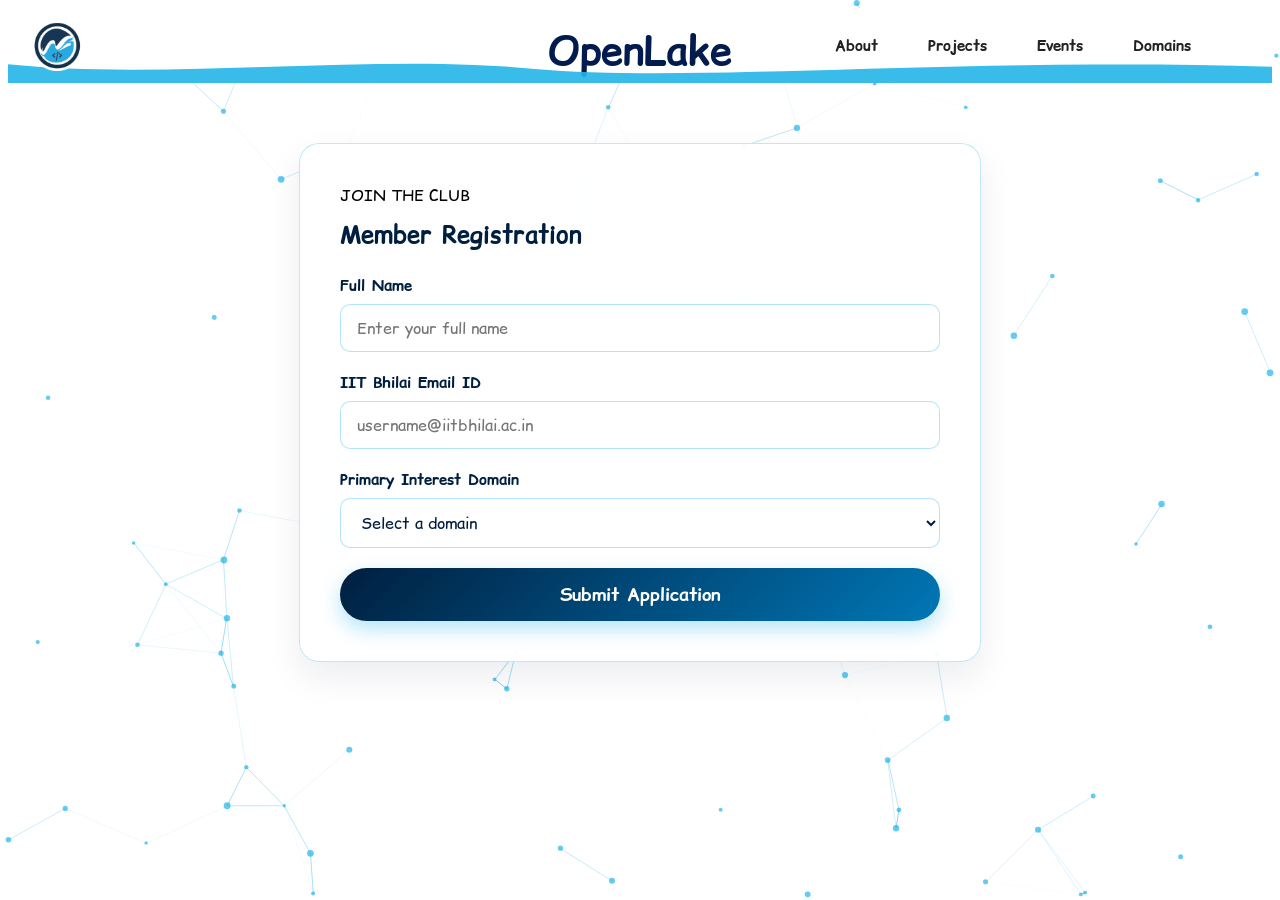
<file: join.html>
<!DOCTYPE html>
<html lang="en">

<head>
    <meta charset="UTF-8">
    <meta name="viewport" content="width=device-width, initial-scale=1.0">
    <title>OpenLake|Registration</title>
    <link rel="icon" type="image/png" href="openlake.svg">
    <link rel="stylesheet" href="style.css">
    <link rel="preconnect" href="https://fonts.googleapis.com">
    <link rel="preconnect" href="https://fonts.gstatic.com" crossorigin>
    <link href="https://fonts.googleapis.com/css2?family=Comic+Relief:wght@400;700&display=swap" rel="stylesheet">
    <style>
        .form-container {
            max-width: 600px;
            margin: 60px auto 100px;
            padding: 40px;
            background: rgba(255, 255, 255, 0.85);
            backdrop-filter: blur(12px);
            border: 1px solid rgba(0, 168, 232, 0.25);
            border-radius: 20px;
            box-shadow: 0 15px 35px rgba(0, 31, 63, 0.08);
        }

        .form-group {
            margin-bottom: 20px;
            text-align: left;
        }

        .form-group label {
            display: block;
            font-weight: 700;
            color: #001f3f;
            margin-bottom: 8px;
            font-size: 0.95rem;
        }

        .form-group input,
        .form-group select {
            width: 100%;
            padding: 12px 16px;
            border-radius: 10px;
            border: 1px solid rgba(0, 168, 232, 0.3);
            background: rgba(255, 255, 255, 0.9);
            font-size: 1rem;
            color: #001f3f;
            outline: none;
            transition: border-color 0.3s ease, box-shadow 0.3s ease;
            box-sizing: border-box;
        }

        .form-group input:focus,
        .form-group select:focus {
            border-color: #00a8e8;
            box-shadow: 0 0 10px rgba(0, 168, 232, 0.25);
        }

        .submit-btn {
            width: 100%;
            padding: 14px;
            border: none;
            border-radius: 30px;
            background: linear-gradient(135deg, #001f3f, #0077b6);
            color: #fff;
            font-size: 1.1rem;
            font-weight: 700;
            cursor: pointer;
            box-shadow: 0 8px 20px rgba(0, 168, 232, 0.3);
            transition: transform 0.2s ease, background 0.3s ease;
        }

        .submit-btn:hover {
            transform: translateY(-2px);
            background: linear-gradient(135deg, #0077b6, #00a8e8);
        }

        /* Success Card Popup */
        .success-box {
            display: none;
            background: rgba(16, 185, 129, 0.12);
            border: 2px solid #10b981;
            border-radius: 16px;
            padding: 28px 20px;
            margin-top: 20px;
            animation: popFromAbove 0.5s ease forwards;
        }

        .success-box h3 {
            color: #065f46;
            margin-bottom: 10px;
            font-size: 1.4rem;
        }

        .success-box p {
            color: #047857;
            font-size: 1.05rem;
            font-weight: 700;
            line-height: 1.5;
        }

        .back-link {
            display: inline-block;
            margin-top: 20px;
            color: #0077b6;
            text-decoration: none;
            font-weight: 700;
        }
    </style>
</head>

<body>
    <canvas id="bgCanvas"></canvas>
    <header class="navbar">
        <a href="index.html" style="text-decoration: none; display: flex; align-items: center; gap: 12px;">
            <img src="openlake.svg" alt="OpenLake Logo" class="logo">
            <h1 class="title">OpenLake</h1>
        </a>
        <nav class="nav-links">
            <a href="index.html#about">About</a>
            <a href="index.html#projects">Projects</a>
            <a href="index.html#events">Events</a>
            <a href="index.html#domains">Domains</a>
        </nav>
    </header>

    <main>
        <div class="form-container">
            <span class="badge">JOIN THE CLUB</span>
            <h2 style="color: #001f3f; margin: 12px 0 24px;">Member Registration</h2>

            <form id="join-form">
                <div class="form-group">
                    <label for="fullName">Full Name</label>
                    <input type="text" id="fullName" required placeholder="Enter your full name">
                </div>

                <div class="form-group">
                    <label for="email">IIT Bhilai Email ID</label>
                    <input type="email" id="email" required placeholder="username@iitbhilai.ac.in">
                </div>

                <div class="form-group">
                    <label for="domain">Primary Interest Domain</label>
                    <select id="domain" required>
                        <option value="" disabled selected>Select a domain</option>
                        <option value="web">Web Development</option>
                        <option value="app">App Development</option>
                        <option value="game">Game Development</option>
                        <option value="aiml">AI / Machine Learning</option>
                    </select>
                </div>

                <button type="submit" class="submit-btn">Submit Application</button>
            </form>

            <div id="success-message" class="success-box">
                <h3>🎉 Registration Successful!</h3>
                <p>Don't forget to join OLMP session tomorrow at 6pm-8pm.</p>
                <a href="index.html" class="back-link">← Return to Main Page</a>
            </div>
        </div>
    </main>
    <script src="script.js"></script>
    <script>
        document.getElementById('join-form').addEventListener('submit', (e) => {
            e.preventDefault();
            document.getElementById('join-form').style.display = 'none';
            document.getElementById('success-message').style.display = 'block';
        });
    </script>
</body>

</html>
</file>
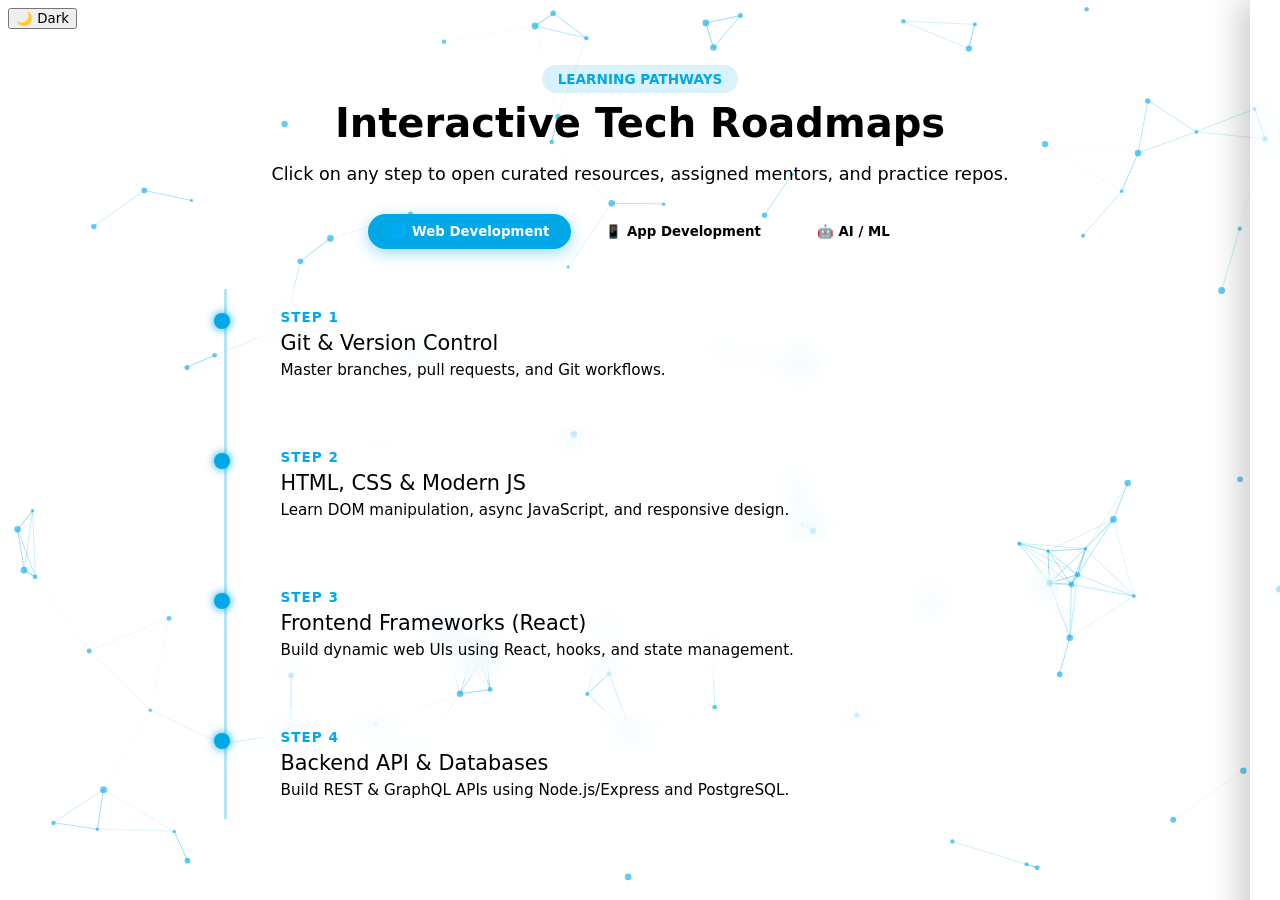
<file: roadmap.html>
<!DOCTYPE html>
<html lang="en">
<head>
    <meta charset="UTF-8">
    <meta name="viewport" content="width=device-width, initial-scale=1.0">
    <title>OpenLake - Tech Roadmaps</title>
    <link rel="stylesheet" href="style.css">
    <script>
        (function() {
            const savedTheme = localStorage.getItem('theme');
            const prefersDark = window.matchMedia('(prefers-color-scheme: dark)').matches;
            if (savedTheme === 'dark' || (!savedTheme && prefersDark)) {
                document.documentElement.setAttribute('data-theme', 'dark');
            } else {
                document.documentElement.setAttribute('data-theme', 'light');
            }
        })();
    </script>
    <style>
        .roadmap-container {
            max-width: 1100px;
            margin: 40px auto;
            padding: 0 20px;
        }

        .track-selector {
            display: flex;
            justify-content: center;
            gap: 12px;
            margin: 30px 0 40px;
            flex-wrap: wrap;
        }

        .track-btn {
            background: var(--card-bg);
            border: 1px solid var(--card-border);
            color: var(--text-primary);
            padding: 10px 22px;
            border-radius: 25px;
            font-weight: 600;
            cursor: pointer;
            transition: all 0.3s ease;
        }

        .track-btn.active, .track-btn:hover {
            background: #00a8e8;
            color: #fff;
            border-color: #00a8e8;
            box-shadow: 0 4px 15px rgba(0, 168, 232, 0.4);
        }

        .roadmap-timeline {
            position: relative;
            max-width: 800px;
            margin: 0 auto;
            padding-left: 30px;
            border-left: 3px solid rgba(0, 168, 232, 0.3);
        }

        .node-card {
            position: relative;
            background: var(--card-bg);
            border: 1px solid var(--card-border);
            border-radius: 16px;
            padding: 20px 24px;
            margin-bottom: 30px;
            cursor: pointer;
            backdrop-filter: blur(12px);
            transition: transform 0.3s ease, box-shadow 0.3s ease;
        }

        .node-card:hover {
            transform: translateX(8px);
            box-shadow: 0 8px 25px rgba(0, 168, 232, 0.2);
        }

        .node-card::before {
            content: '';
            position: absolute;
            left: -43px;
            top: 24px;
            width: 16px;
            height: 16px;
            border-radius: 50%;
            background: #00a8e8;
            border: 4px solid var(--bg-color);
            box-shadow: 0 0 10px #00a8e8;
        }

        .node-step {
            font-size: 0.85rem;
            color: #00a8e8;
            font-weight: 700;
            text-transform: uppercase;
            letter-spacing: 1px;
        }

        .node-title {
            font-size: 1.3rem;
            margin: 6px 0;
            color: var(--text-primary);
        }

        .node-desc {
            font-size: 0.95rem;
            color: var(--text-secondary);
        }

        /* Sidebar Modal */
        .drawer-overlay {
            position: fixed;
            top: 0;
            left: 0;
            width: 100vw;
            height: 100vh;
            background: rgba(0, 0, 0, 0.5);
            backdrop-filter: blur(4px);
            opacity: 0;
            visibility: hidden;
            transition: all 0.3s ease;
            z-index: 1050;
        }

        .drawer-overlay.active {
            opacity: 1;
            visibility: visible;
        }

        .drawer {
            position: fixed;
            top: 0;
            right: -450px;
            width: 100%;
            max-width: 420px;
            height: 100vh;
            background: var(--card-bg);
            border-left: 1px solid var(--card-border);
            backdrop-filter: blur(16px);
            box-shadow: -10px 0 30px rgba(0, 0, 0, 0.2);
            padding: 30px;
            overflow-y: auto;
            transition: right 0.4s cubic-bezier(0.16, 1, 0.3, 1);
            z-index: 1100;
        }

        .drawer.active {
            right: 0;
        }

        .close-drawer {
            background: none;
            border: none;
            font-size: 1.5rem;
            color: var(--text-primary);
            cursor: pointer;
            float: right;
        }

        .resource-link {
            display: inline-block;
            margin-top: 8px;
            color: #00a8e8;
            text-decoration: none;
            font-weight: 600;
        }

        .resource-link:hover {
            text-decoration: underline;
        }
    </style>
</head>
<body>
    <canvas id="bgCanvas"></canvas>

    <button id="themeToggle" class="theme-toggle-btn" aria-label="Toggle theme">
        <span id="themeIcon">🌙</span>
        <span id="themeText">Dark</span>
    </button>

    <main class="roadmap-container">
        <div style="text-align: center;">
            <span class="badge" style="background: rgba(0,168,232,0.15); color: #00a8e8; padding: 6px 16px; border-radius: 20px; font-weight: 700; font-size: 0.85rem;">LEARNING PATHWAYS</span>
            <h1 style="font-size: 2.5rem; margin: 12px 0 8px;">Interactive Tech Roadmaps</h1>
            <p style="color: var(--text-secondary); font-size: 1.1rem;">Click on any step to open curated resources, assigned mentors, and practice repos.</p>
        </div>

        <div class="track-selector">
            <button class="track-btn active" onclick="loadTrack('webdev')">🌐 Web Development</button>
            <button class="track-btn" onclick="loadTrack('appdev')">📱 App Development</button>
            <button class="track-btn" onclick="loadTrack('aiml')">🤖 AI / ML</button>
        </div>

        <div class="roadmap-timeline" id="timeline">
            <!-- Dynamically populated via script -->
        </div>
    </main>

    <!-- Side Drawer -->
    <div class="drawer-overlay" id="drawerOverlay" onclick="closeDrawer()"></div>
    <div class="drawer" id="drawer">
        <button class="close-drawer" onclick="closeDrawer()">&times;</button>
        <h2 id="drawerTitle" style="margin-top: 10px;">Topic Title</h2>
        <p id="drawerDesc" style="color: var(--text-secondary); margin: 12px 0;"></p>
        <hr style="border: none; border-top: 1px solid var(--card-border); margin: 20px 0;">
        
        <h3>📚 Recommended Resources</h3>
        <div id="drawerResources"></div>

        <h3 style="margin-top: 20px;">👨‍💻 OpenLake Mentor</h3>
        <div id="drawerMentor" style="margin-top: 8px; color: var(--text-primary); font-weight: 600;"></div>
    </div>

    <script src="script.js"></script>
    <script>
        const roadmapData = {
            webdev: [
                { step: "Step 1", title: "Git & Version Control", desc: "Master branches, pull requests, and Git workflows.", mentor: "Ashish Kumar Dash", resources: ["Official Git Docs", "GitHub Skills Interactive Guide"] },
                { step: "Step 2", title: "HTML, CSS & Modern JS", desc: "Learn DOM manipulation, async JavaScript, and responsive design.", mentor: "Garvit Sharma", resources: ["MDN Web Docs", "JavaScript.info"] },
                { step: "Step 3", title: "Frontend Frameworks (React)", desc: "Build dynamic web UIs using React, hooks, and state management.", mentor: "Aditya Kumar Gautam", resources: ["React Official Documentation"] },
                { step: "Step 4", title: "Backend API & Databases", desc: "Build REST & GraphQL APIs using Node.js/Express and PostgreSQL.", mentor: "Rudra Dudhat", resources: ["Express.js Docs", "PostgreSQL Tutorial"] }
            ],
            appdev: [
                { step: "Step 1", title: "Dart & Flutter Basics", desc: "Understand Flutter architecture and cross-platform UI widgets.", mentor: "Lakshya Soni", resources: ["Flutter Docs", "Dart Language Tour"] },
                { step: "Step 2", title: "State Management", desc: "Master Provider, Riverpod, or BLoC patterns for app state.", mentor: "Kamireddi Jaswanth Kumar", resources: ["Flutter State Management Guide"] }
            ],
            aiml: [
                { step: "Step 1", title: "Python & Data Processing", desc: "Learn NumPy, Pandas, and data analysis fundamentals.", mentor: "Taha Hussain", resources: ["Kaggle Python Course", "Pandas Docs"] },
                { step: "Step 2", title: "Machine Learning Foundations", desc: "Build models using Scikit-Learn and understand core algorithms.", mentor: "Akshat Kansal", resources: ["Scikit-Learn User Guide"] }
            ]
        };

        function loadTrack(trackKey) {
            document.querySelectorAll('.track-btn').forEach(btn => btn.classList.remove('active'));
            event.target.classList.add('active');

            const timeline = document.getElementById('timeline');
            timeline.innerHTML = '';

            roadmapData[trackKey].forEach((node, idx) => {
                const card = document.createElement('div');
                card.className = 'node-card';
                card.onclick = () => openDrawer(node);
                card.innerHTML = `
                    <div class="node-step">${node.step}</div>
                    <div class="node-title">${node.title}</div>
                    <div class="node-desc">${node.desc}</div>
                `;
                timeline.appendChild(card);
            });
        }

        function openDrawer(node) {
            document.getElementById('drawerTitle').textContent = node.title;
            document.getElementById('drawerDesc').textContent = node.desc;
            document.getElementById('drawerMentor').textContent = node.mentor;

            const resContainer = document.getElementById('drawerResources');
            resContainer.innerHTML = node.resources.map(r => `<div><a href="#" class="resource-link">📖 ${r}</a></div>`).join('');

            document.getElementById('drawerOverlay').classList.add('active');
            document.getElementById('drawer').classList.add('active');
        }

        function closeDrawer() {
            document.getElementById('drawerOverlay').classList.remove('active');
            document.getElementById('drawer').classList.remove('active');
        }

        // Initialize Web Dev on page load
        document.addEventListener('DOMContentLoaded', () => {
            loadTrack('webdev');
        });
    </script>
</body>
</html>
</file>
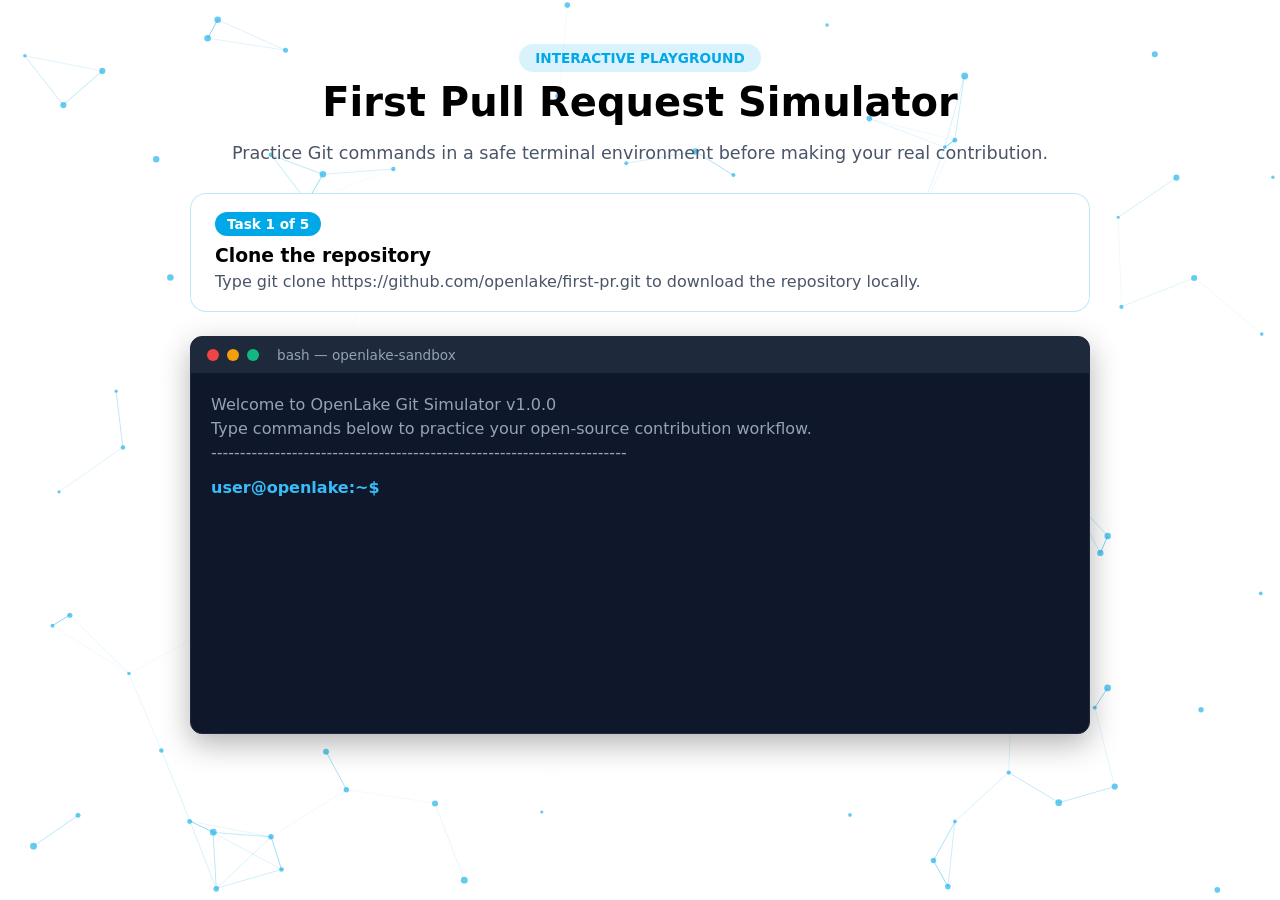
<file: sandbox.html>
<!DOCTYPE html>
<html lang="en">
<head>
    <meta charset="UTF-8">
    <meta name="viewport" content="width=device-width, initial-scale=1.0">
    <title>OpenLake|PR Sandbox</title>
    <link rel="stylesheet" href="style.css">
    <link rel="icon" type="image/png" href="openlake.svg">
    <style>
        .sandbox-container {
            max-width: 900px;
            margin: 40px auto;
            padding: 0 20px;
        }

        .guide-box {
            background: var(--card-bg, rgba(255, 255, 255, 0.85));
            border: 1px solid var(--card-border, rgba(0, 168, 232, 0.25));
            border-radius: 16px;
            padding: 20px 24px;
            margin-bottom: 24px;
            backdrop-filter: blur(10px);
        }

        .step-badge {
            background: #00a8e8;
            color: #fff;
            padding: 4px 12px;
            border-radius: 20px;
            font-size: 0.85rem;
            font-weight: 700;
        }

        .terminal-window {
            background: #0f172a;
            border: 1px solid #1e293b;
            border-radius: 12px;
            box-shadow: 0 10px 30px rgba(0, 0, 0, 0.3);
            overflow: hidden;
            font-family: 'Courier New', Courier, monospace;
            cursor: text;
        }

        .terminal-header {
            background: #1e293b;
            padding: 10px 16px;
            display: flex;
            align-items: center;
            gap: 8px;
        }

        .dot {
            width: 12px;
            height: 12px;
            border-radius: 50%;
            display: inline-block;
        }

        .terminal-body {
            padding: 20px;
            min-height: 320px;
            max-height: 450px;
            overflow-y: auto;
            color: #f8fafc;
        }

        .cmd-output {
            margin-bottom: 12px;
            line-height: 1.5;
            white-space: pre-wrap;
        }

        .cmd-line {
            display: flex;
            align-items: center;
            gap: 8px;
        }

        .prompt {
            color: #38bdf8;
            font-weight: bold;
        }

        .term-input {
            background: transparent;
            border: none;
            outline: none;
            color: #f8fafc;
            font-family: inherit;
            font-size: 1rem;
            flex: 1;
        }

        .success-banner {
            display: none;
            background: rgba(16, 185, 129, 0.15);
            border: 1px solid #10b981;
            color: #10b981;
            padding: 20px;
            border-radius: 12px;
            text-align: center;
            margin-top: 24px;
        }
    </style>
</head>
<body>
    <canvas id="bgCanvas"></canvas>

    <main class="sandbox-container">
        <div style="text-align: center; margin-bottom: 30px;">
            <span class="badge" style="background: rgba(0,168,232,0.15); color: #00a8e8; padding: 6px 16px; border-radius: 20px; font-weight: 700; font-size: 0.85rem;">INTERACTIVE PLAYGROUND</span>
            <h1 style="font-size: 2.5rem; margin: 12px 0 8px;">First Pull Request Simulator</h1>
            <p style="color: var(--text-secondary, #4a5568); font-size: 1.1rem;">Practice Git commands in a safe terminal environment before making your real contribution.</p>
        </div>

        <div class="guide-box">
            <span class="step-badge" id="stepBadge">Task 1 of 5</span>
            <h3 id="taskTitle" style="margin: 12px 0 6px;">Clone the repository</h3>
            <p id="taskDesc" style="color: var(--text-secondary, #4a5568); margin: 0;">Type <code>git clone https://github.com/openlake/first-pr.git</code> to download the repository locally.</p>
        </div>

        <div class="terminal-window" onclick="document.getElementById('termInput').focus()">
            <div class="terminal-header">
                <span class="dot" style="background: #ef4444;"></span>
                <span class="dot" style="background: #f59e0b;"></span>
                <span class="dot" style="background: #10b981;"></span>
                <span style="color: #94a3b8; font-size: 0.85rem; margin-left: 10px;">bash — openlake-sandbox</span>
            </div>
            <div class="terminal-body" id="termBody">
                <div class="cmd-output" style="color: #94a3b8;">Welcome to OpenLake Git Simulator v1.0.0
Type commands below to practice your open-source contribution workflow.
------------------------------------------------------------------------</div>
                <div class="cmd-line" id="inputLine">
                    <span class="prompt" id="promptText">user@openlake:~$</span>
                    <input type="text" id="termInput" class="term-input" autofocus autocomplete="off" spellcheck="false">
                </div>
            </div>
        </div>

        <div class="success-banner" id="successBanner">
            <h2>🎉 Congratulations!</h2>
            <p>You have successfully simulated your first open-source Pull Request workflow.</p>
            <a href="https://github.com/openlake" target="_blank" style="display: inline-block; margin-top: 12px; background: #00a8e8; color: #fff; text-decoration: none; padding: 10px 20px; border-radius: 20px; font-weight: 600;">Explore OpenLake Repositories</a>
        </div>
    </main>

    <script src="script.js"></script>
    <script>
        const steps = [
            {
                task: "Clone the repository",
                desc: "Type <code>git clone https://github.com/openlake/first-pr.git</code> to clone the code.",
                expected: "git clone https://github.com/openlake/first-pr.git",
                output: "Cloning into 'first-pr'...\nremote: Enumerating objects: 42, done.\nremote: Total 42 (delta 0), reused 0\nUnpacking objects: 100% (42/42), done.",
                newPrompt: "user@openlake:~/first-pr$"
            },
            {
                task: "Create a feature branch",
                desc: "Type <code>git checkout -b add-my-name</code> to switch to a new working branch.",
                expected: "git checkout -b add-my-name",
                output: "Switched to a new branch 'add-my-name'",
                newPrompt: "user@openlake:~/first-pr (add-my-name)$"
            },
            {
                task: "Stage your changes",
                desc: "Type <code>git add .</code> to stage your updated file.",
                expected: "git add .",
                output: "",
                newPrompt: "user@openlake:~/first-pr (add-my-name)$"
            },
            {
                task: "Commit your changes",
                desc: "Type <code>git commit -m \"Add my profile\"</code> to commit your changes with a message.",
                expected: "git commit -m \"Add my profile\"",
                output: "[add-my-name a1b2c3d] Add my profile\n 1 file changed, 1 insertion(+)",
                newPrompt: "user@openlake:~/first-pr (add-my-name)$"
            },
            {
                task: "Push to remote repository",
                desc: "Type <code>git push origin add-my-name</code> to push your branch.",
                expected: "git push origin add-my-name",
                output: "Enumerating objects: 5, done.\nWriting objects: 100% (3/3), 320 bytes | 320.00 KiB/s, done.\nTo https://github.com/openlake/first-pr.git\n * [new branch]      add-my-name -> add-my-name\nBranch 'add-my-name' set up to track remote branch 'add-my-name' from 'origin'.",
                newPrompt: "user@openlake:~/first-pr (add-my-name)$"
            }
        ];

        let currentStep = 0;
        const termInput = document.getElementById('termInput');
        const termBody = document.getElementById('termBody');
        const inputLine = document.getElementById('inputLine');
        const promptText = document.getElementById('promptText');

        termInput.addEventListener('keydown', (e) => {
            if (e.key === 'Enter') {
                const val = termInput.value.trim();
                if (!val) return;

                // Create history line
                const historyLine = document.createElement('div');
                historyLine.className = 'cmd-output';
                historyLine.innerHTML = `<span class="prompt">${promptText.textContent}</span> ${val}`;
                termBody.insertBefore(historyLine, inputLine);

                // Clear input
                termInput.value = '';

                if (currentStep < steps.length) {
                    const step = steps[currentStep];

                    if (val.toLowerCase() === step.expected.toLowerCase()) {
                        if (step.output) {
                            const outputLine = document.createElement('div');
                            outputLine.className = 'cmd-output';
                            outputLine.style.color = '#10b981';
                            outputLine.textContent = step.output;
                            termBody.insertBefore(outputLine, inputLine);
                        }

                        currentStep++;
                        if (currentStep < steps.length) {
                            promptText.textContent = steps[currentStep].newPrompt || promptText.textContent;
                            updateTaskUI();
                        } else {
                            // Completed all steps
                            document.getElementById('successBanner').style.display = 'block';
                            document.getElementById('taskTitle').textContent = "All tasks complete!";
                            document.getElementById('taskDesc').textContent = "You are ready to contribute to real OpenLake projects on GitHub!";
                            document.getElementById('stepBadge').textContent = "Completed 🎉";
                            inputLine.style.display = 'none';
                        }
                    } else {
                        const errorLine = document.createElement('div');
                        errorLine.className = 'cmd-output';
                        errorLine.style.color = '#ef4444';
                        errorLine.textContent = `Invalid command. Expected: ${step.expected}`;
                        termBody.insertBefore(errorLine, inputLine);
                    }
                }

                // Auto scroll to bottom
                termBody.scrollTop = termBody.scrollHeight;
            }
        });

        function updateTaskUI() {
            const step = steps[currentStep];
            document.getElementById('stepBadge').textContent = `Task ${currentStep + 1} of ${steps.length}`;
            document.getElementById('taskTitle').textContent = step.task;
            document.getElementById('taskDesc').innerHTML = step.desc;
        }
    </script>
</body>
</html>
</file>
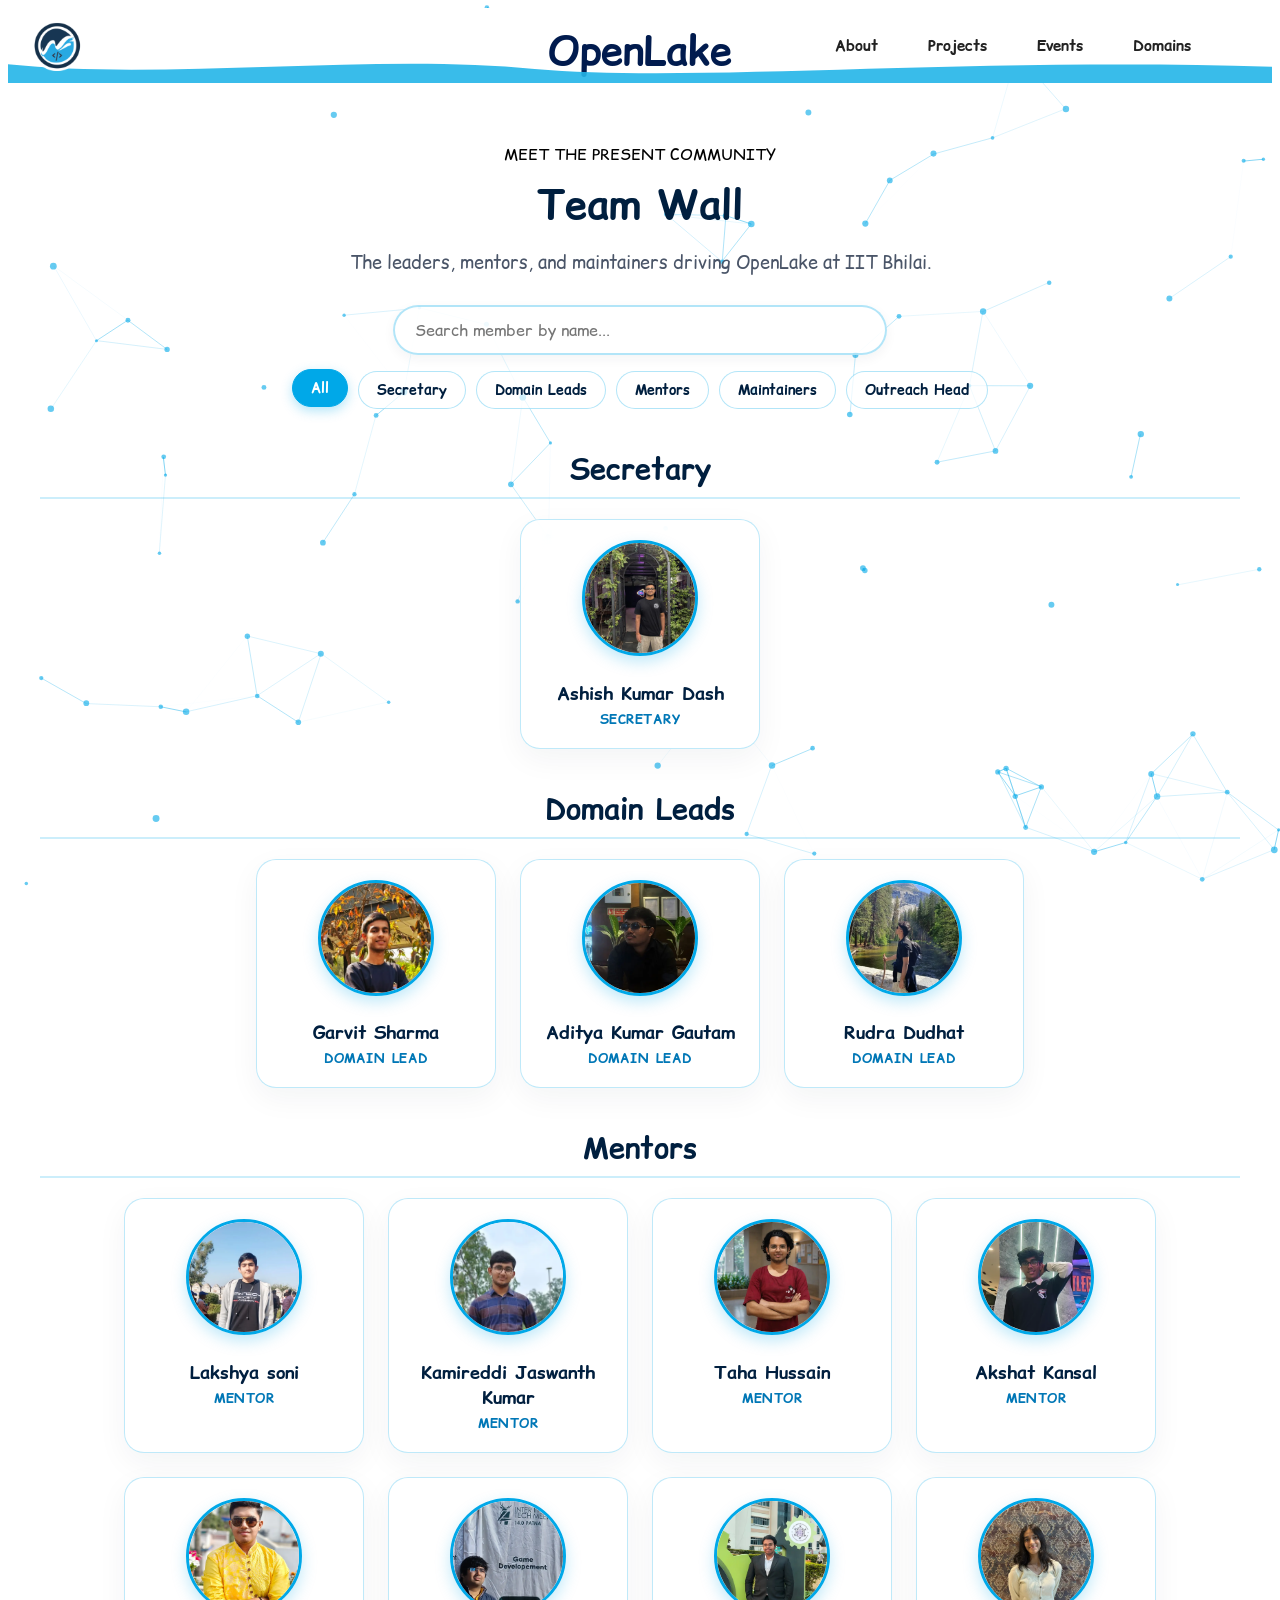
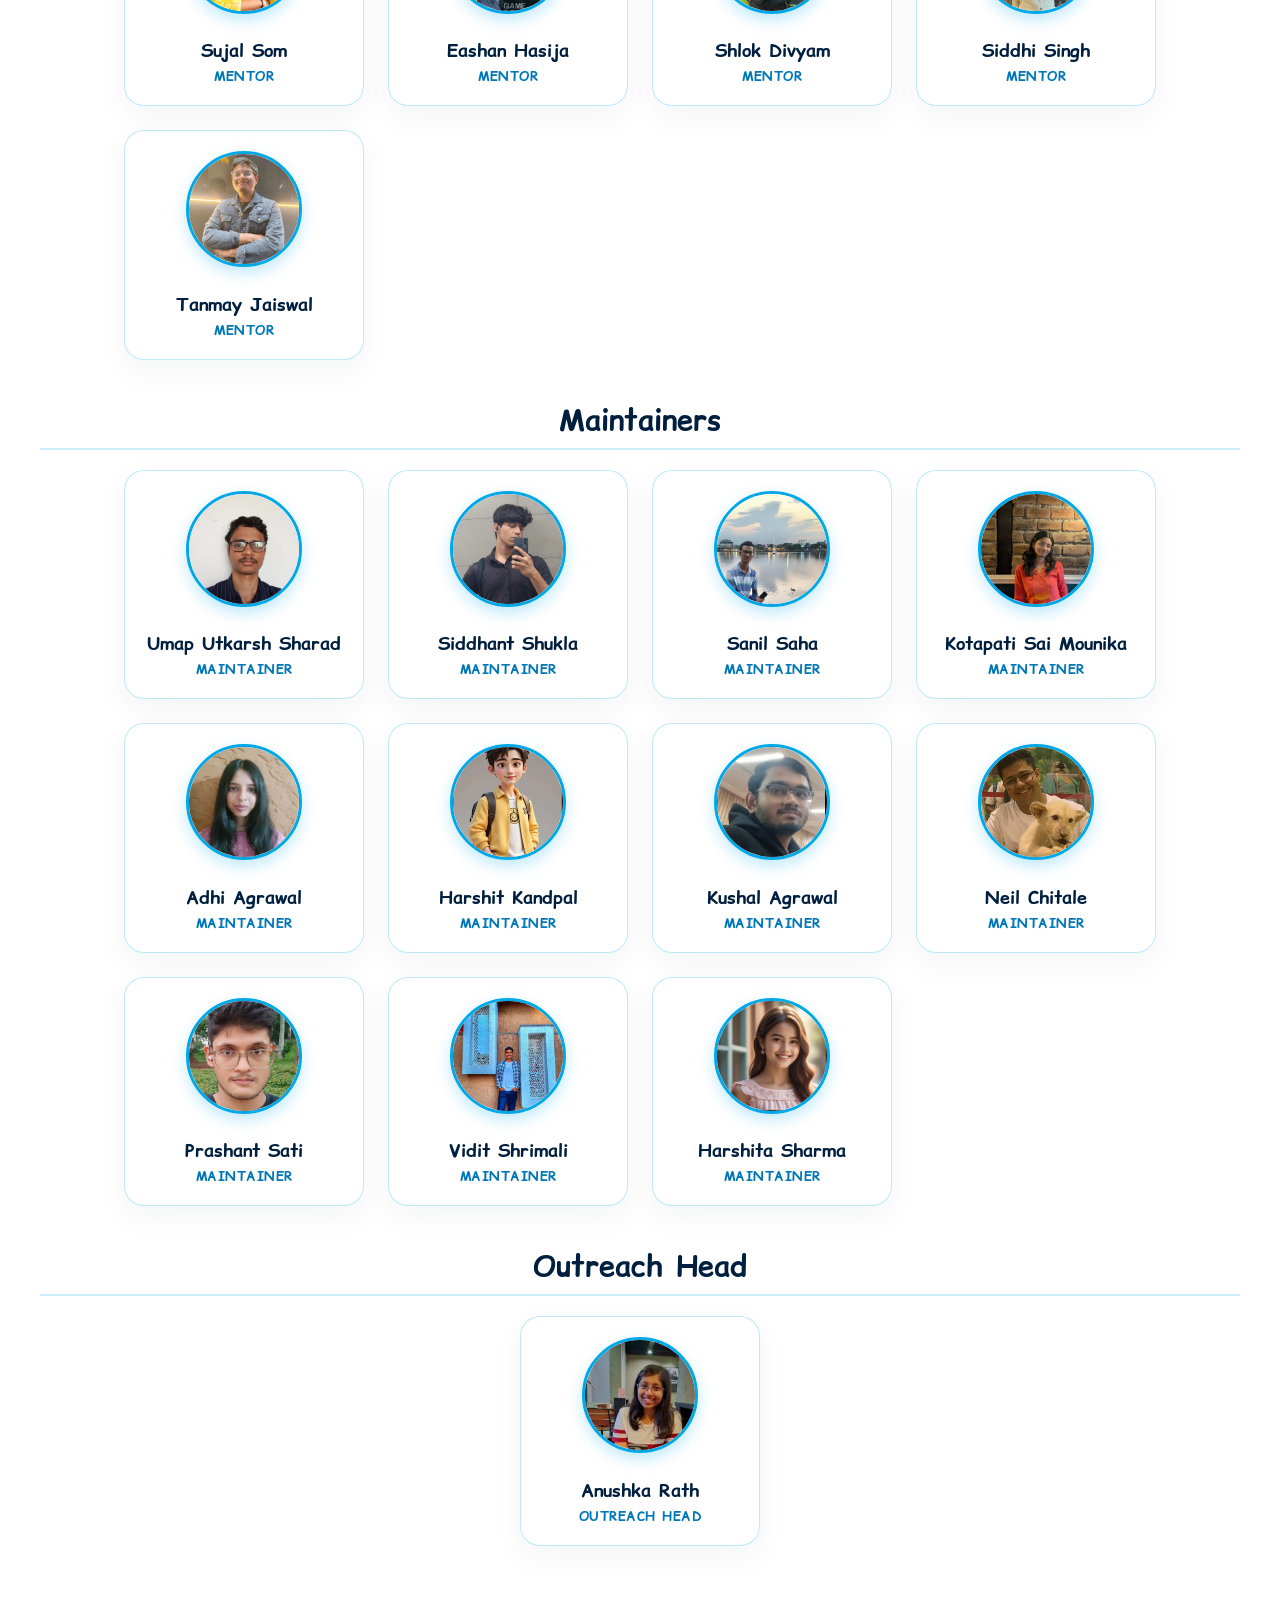
<file: team.html>
<!DOCTYPE html>
<html lang="en">

<head>
    <meta charset="UTF-8">
    <meta name="viewport" content="width=device-width, initial-scale=1.0">
    <title>OpenLake|TeamWall</title>
    <link rel="icon" type="image/png" href="openlake.svg">
    <link rel="stylesheet" href="style.css">
    <link rel="preconnect" href="https://fonts.googleapis.com">
    <link rel="preconnect" href="https://fonts.gstatic.com" crossorigin>
    <link href="https://fonts.googleapis.com/css2?family=Comic+Relief:wght@400;700&display=swap" rel="stylesheet">
    <style>
        .team-container {
            max-width: 1200px;
            margin: 60px auto 100px;
            padding: 0 20px;
            text-align: center;
        }

        .category-title {
            color: #001f3f;
            font-size: 1.8rem;
            margin: 40px 0 20px;
            text-align: center;
            border-bottom: 2px solid rgba(0, 168, 232, 0.2);
            padding-bottom: 8px;
        }

        .team-grid {
            display: grid;
            grid-template-columns: repeat(auto-fill, minmax(220px, 1fr));
            gap: 24px;
            margin-bottom: 30px;
        }

        .member-card {
            background: rgba(255, 255, 255, 0.85);
            backdrop-filter: blur(12px);
            border: 1px solid rgba(0, 168, 232, 0.25);
            border-radius: 20px;
            padding: 20px;
            text-align: center;
            box-shadow: 0 10px 30px rgba(0, 31, 63, 0.05);
            transition: transform 0.35s ease, box-shadow 0.35s ease, border-color 0.35s ease;
        }

        .member-card:hover {
            transform: translateY(-6px);
            border-color: #00a8e8;
            box-shadow: 0 18px 35px rgba(0, 168, 232, 0.2);
        }

        .member-avatar {
            width: 110px;
            height: 110px;
            border-radius: 50%;
            object-fit: cover;
            border: 3px solid #00a8e8;
            margin: 0 auto 14px;
            display: block;
            box-shadow: 0 6px 15px rgba(0, 168, 232, 0.25);
        }

        .member-name {
            color: #001f3f;
            font-size: 1.15rem;
            margin-bottom: 4px;
        }

        .member-role {
            color: #0077b6;
            font-weight: 700;
            font-size: 0.8rem;
            text-transform: uppercase;
            letter-spacing: 0.5px;
        }
        /* Filter & Search Styles */
.filter-container {
    max-width: 800px;
    margin: 30px auto 40px;
    display: flex;
    flex-direction: column;
    align-items: center;
    gap: 16px;
}

.search-input {
    width: 100%;
    max-width: 450px;
    padding: 12px 20px;
    font-size: 1rem;
    border-radius: 25px;
    border: 2px solid rgba(0, 168, 232, 0.3);
    background: rgba(255, 255, 255, 0.9);
    outline: none;
    transition: all 0.3s ease;
    box-shadow: 0 4px 12px rgba(0, 31, 63, 0.05);
}

.search-input:focus {
    border-color: #00a8e8;
    box-shadow: 0 0 15px rgba(0, 168, 232, 0.3);
}

.filter-buttons {
    display: flex;
    flex-wrap: wrap;
    justify-content: center;
    gap: 10px;
}

.filter-btn {
    background: rgba(255, 255, 255, 0.7);
    border: 1px solid rgba(0, 168, 232, 0.3);
    color: #001f3f;
    padding: 8px 18px;
    border-radius: 20px;
    font-size: 0.9rem;
    font-weight: 600;
    cursor: pointer;
    transition: all 0.3s ease;
}

.filter-btn:hover,
.filter-btn.active {
    background: #00a8e8;
    color: #ffffff;
    border-color: #00a8e8;
    transform: translateY(-2px);
    box-shadow: 0 4px 12px rgba(0, 168, 232, 0.3);
}

/* Animations */
@keyframes fadeIn {
    from {
        opacity: 0;
        transform: translateY(10px);
    }
    to {
        opacity: 1;
        transform: translateY(0);
    }
}

.fade-in {
    animation: fadeIn 0.4s ease forwards;
}

.no-results {
    display: none;
    color: #001f3f;
    font-size: 1.2rem;
    margin-top: 20px;
}
    </style>
</head>

<body>
    <canvas id="bgCanvas"></canvas>
    <header class="navbar">
        <a href="index.html" style="text-decoration: none; display: flex; align-items: center; gap: 12px;">
            <img src="openlake.svg" alt="OpenLake Logo" class="logo">
            <h1 class="title">OpenLake</h1>
        </a>
        <nav class="nav-links">
            <a href="index.html#about">About</a>
            <a href="index.html#projects">Projects</a>
            <a href="index.html#events">Events</a>
            <a href="index.html#domains">Domains</a>
        </nav>
    </header>

  <main>
    <div class="team-container">
        <span class="badge">MEET THE PRESENT COMMUNITY</span>
        <h2 style="color: #001f3f; font-size: 2.5rem; margin: 12px 0 8px;">Team Wall</h2>
        <p style="color: #4a5568; font-size: 1.1rem;">The leaders, mentors, and maintainers driving OpenLake at IIT Bhilai.</p>

        <!-- Live Search & Category Filter Controls -->
        <div class="filter-container">
            <input type="text" id="memberSearch" placeholder="Search member by name..." class="search-input" autocomplete="off">
            <div class="filter-buttons">
                <button class="filter-btn active" data-role="all">All</button>
                <button class="filter-btn" data-role="secretary">Secretary</button>
                <button class="filter-btn" data-role="domain lead">Domain Leads</button>
                <button class="filter-btn" data-role="mentor">Mentors</button>
                <button class="filter-btn" data-role="maintainer">Maintainers</button>
                <button class="filter-btn" data-role="outreach head">Outreach Head</button>
            </div>
        </div>

        <div id="noResults" class="no-results">No team members match your search.</div>

        <!-- Secretary -->
        <h3 class="category-title">Secretary</h3>
        <div class="team-grid" style="grid-template-columns: repeat(auto-fit, 240px); justify-content: center;">
            <div class="member-card animate-pop">
                <img src="./images/ashish-kumar-dash.jpg" alt="Ashish Kumar Dash" class="member-avatar">
                <h4 class="member-name">Ashish Kumar Dash</h4>
                <div class="member-role">Secretary</div>
            </div>
        </div>

        <!-- Domain Leads -->
        <h3 class="category-title">Domain Leads</h3>
        <div class="team-grid" style="grid-template-columns: repeat(auto-fit, 240px); justify-content: center;">
            <div class="member-card animate-pop">
                <img src="./images/garvit-sharma.jpg" alt="Garvit Sharma" class="member-avatar">
                <h4 class="member-name">Garvit Sharma</h4>
                <div class="member-role">Domain Lead</div>
            </div>
            <div class="member-card animate-pop">
                <img src="./images/aditya-kumar-gautam.jpg" alt="Aditya Kumar Gautam" class="member-avatar">
                <h4 class="member-name">Aditya Kumar Gautam</h4>
                <div class="member-role">Domain Lead</div>
            </div>
            <div class="member-card animate-pop">
                <img src="./images/rudra-dudhat.jpg" alt="Rudra Dudhat" class="member-avatar">
                <h4 class="member-name">Rudra Dudhat</h4>
                <div class="member-role">Domain Lead</div>
            </div>
        </div>

        <!-- Mentors -->
        <h3 class="category-title">Mentors</h3>
        <div class="team-grid" style="grid-template-columns: repeat(auto-fit, 240px); justify-content: center;">
            <div class="member-card animate-pop">
                <img src="./images/lakshya-soni.jpg" alt="Lakshya soni" class="member-avatar">
                <h4 class="member-name">Lakshya soni</h4>
                <div class="member-role">Mentor</div>
            </div>
            <div class="member-card animate-pop">
                <img src="./images/kamireddi-jaswanth-kumar.jpg" alt="Kamireddi Jaswanth Kumar" class="member-avatar">
                <h4 class="member-name">Kamireddi Jaswanth Kumar</h4>
                <div class="member-role">Mentor</div>
            </div>
            <div class="member-card animate-pop">
                <img src="./images/taha-hussain.jpg" alt="Taha Hussain" class="member-avatar">
                <h4 class="member-name">Taha Hussain</h4>
                <div class="member-role">Mentor</div>
            </div>
            <div class="member-card animate-pop">
                <img src="./images/akshat-kansal.jpg" alt="Akshat Kansal" class="member-avatar">
                <h4 class="member-name">Akshat Kansal</h4>
                <div class="member-role">Mentor</div>
            </div>
            <div class="member-card animate-pop">
                <img src="./images/sujal-som.jpg" alt="Sujal Som" class="member-avatar">
                <h4 class="member-name">Sujal Som</h4>
                <div class="member-role">Mentor</div>
            </div>
            <div class="member-card animate-pop">
                <img src="./images/eashan-hasija.jpg" alt="Eashan Hasija" class="member-avatar">
                <h4 class="member-name">Eashan Hasija</h4>
                <div class="member-role">Mentor</div>
            </div>
            <div class="member-card animate-pop">
                <img src="./images/shlok-divyam.jpg" alt="Shlok Divyam" class="member-avatar">
                <h4 class="member-name">Shlok Divyam</h4>
                <div class="member-role">Mentor</div>
            </div>
            <div class="member-card animate-pop">
                <img src="./images/siddhi-singh.jpg" alt="Siddhi Singh" class="member-avatar">
                <h4 class="member-name">Siddhi Singh</h4>
                <div class="member-role">Mentor</div>
            </div>
            <div class="member-card animate-pop">
                <img src="./images/tanmay-jaiswal.jpg" alt="Tanmay Jaiswal" class="member-avatar">
                <h4 class="member-name">Tanmay Jaiswal</h4>
                <div class="member-role">Mentor</div>
            </div>
        </div>

        <!-- Maintainers -->
        <h3 class="category-title">Maintainers</h3>
        <div class="team-grid" style="grid-template-columns: repeat(auto-fit, 240px); justify-content: center;">
            <div class="member-card animate-pop">
                <img src="./images/umap-utkarsh-sharad.jpg" alt="Umap Utkarsh Sharad" class="member-avatar">
                <h4 class="member-name">Umap Utkarsh Sharad</h4>
                <div class="member-role">Maintainer</div>
            </div>
            <div class="member-card animate-pop">
                <img src="./images/siddhant-shukla.jpg" alt="Siddhant Shukla" class="member-avatar">
                <h4 class="member-name">Siddhant Shukla</h4>
                <div class="member-role">Maintainer</div>
            </div>
            <div class="member-card animate-pop">
                <img src="./images/sanil-saha.jpg" alt="Sanil Saha" class="member-avatar">
                <h4 class="member-name">Sanil Saha</h4>
                <div class="member-role">Maintainer</div>
            </div>
            <div class="member-card animate-pop">
                <img src="./images/kotapati-sai-mounika.jpg" alt="Kotapati Sai Mounika" class="member-avatar">
                <h4 class="member-name">Kotapati Sai Mounika</h4>
                <div class="member-role">Maintainer</div>
            </div>
            <div class="member-card animate-pop">
                <img src="./images/adhi-agrawal.jpg" alt="Adhi Agrawal" class="member-avatar">
                <h4 class="member-name">Adhi Agrawal</h4>
                <div class="member-role">Maintainer</div>
            </div>
            <div class="member-card animate-pop">
                <img src="./images/harshit-kandpal.jpg" alt="Harshit Kandpal" class="member-avatar">
                <h4 class="member-name">Harshit Kandpal</h4>
                <div class="member-role">Maintainer</div>
            </div>
            <div class="member-card animate-pop">
                <img src="./images/kushal-agrawal.jpg" alt="Kushal Agrawal" class="member-avatar">
                <h4 class="member-name">Kushal Agrawal</h4>
                <div class="member-role">Maintainer</div>
            </div>
            <div class="member-card animate-pop">
                <img src="./images/neil-chitale.jpg" alt="Neil Chitale" class="member-avatar">
                <h4 class="member-name">Neil Chitale</h4>
                <div class="member-role">Maintainer</div>
            </div>
            <div class="member-card animate-pop">
                <img src="./images/prashant-sati.jpg" alt="Prashant Sati" class="member-avatar">
                <h4 class="member-name">Prashant Sati</h4>
                <div class="member-role">Maintainer</div>
            </div>
            <div class="member-card animate-pop">
                <img src="./images/vidit-shrimali.jpg" alt="Vidit Shrimali" class="member-avatar">
                <h4 class="member-name">Vidit Shrimali</h4>
                <div class="member-role">Maintainer</div>
            </div>
            <div class="member-card animate-pop">
                <img src="./images/harshita-sharma.jpg" alt="Harshita Sharma" class="member-avatar">
                <h4 class="member-name">Harshita Sharma</h4>
                <div class="member-role">Maintainer</div>
            </div>
        </div>

        <!-- Outreach Head -->
        <h3 class="category-title">Outreach Head</h3>
        <div class="team-grid" style="grid-template-columns: repeat(auto-fit, 240px); justify-content: center;">
            <div class="member-card animate-pop">
                <img src="./images/anushka-rath.jpg" alt="Anushka Rath" class="member-avatar">
                <h4 class="member-name">Anushka Rath</h4>
                <div class="member-role">Outreach Head</div>
            </div>
        </div>
    </div>
</main>
    
    <script src="script.js" defer></script>
</body>

</html>
</file>
<file: style.css>
/* 1. Increased bottom padding so a larger wave fits inside the navbar */
.navbar {
  position: sticky;
  top: 0;
  width: 100%;
  display: flex;
  align-items: center;
  justify-content: space-between;
  padding: 12px 24px 35px 24px; /* Increased bottom padding to 35px */
  background-color: #ffffff;
  z-index: 100;
  overflow: hidden;
}

/* Control logo dimensions */
.logo {
  width: 50px;         /* Change width to your desired size (e.g., 40px - 60px) */
  height: auto;        /* Keeps original image aspect ratio */
  object-fit: contain;
}

.title {
  position: absolute;
  top: 15px;
  left: 50%;
  transform: translateX(-50%);
  font-size: 2.5rem;
  font-weight: bold;
  margin: 0;
  color: rgb(1, 27, 78);
  text-align: center;
    /* font-size: clamp(1.8rem, 5vw, 3rem); Dynamically shrinks font size on mobile */
    margin: 0 auto;
    width: 100%;
}

/* Enable smooth scrolling across the entire page */
html {
  scroll-behavior: smooth;
}

/* Navbar container styling */
.navbar {
  position: sticky; /* Keeps navbar visible at the top */
  top: 0;
  display: flex;
  align-items: center;
  justify-content: space-between;
  padding: 12px 24px;
  background-color: #ffffff;
  z-index: 100;
}

/* Container for nav links */
.nav-links {
  display: flex;
  gap: 8px; /* Slightly tighter spacing for pill background look */
  align-items: center;
  margin-right: 40px; /* Pulls links left so "Domains" isn't cut off */
}

/* Base style for nav links */
.nav-links a {
  text-decoration: none;
  color: #222;
  font-weight: 500;
  padding: 8px 16px;            /* Gives space inside the blob around the word */
  border-radius: 999px;          /* Perfectly rounded pill shape */
  border: 1px solid transparent; /* Smooth border transition */
  transition: all 0.25s ease-in-out;
}

/* Apple-style frosted glass blob hover effect */
.nav-links a:hover {
  background-color: rgba(35, 181, 232, 0.15);
  backdrop-filter: blur(12px);                 /* Blurs content underneath */
  -webkit-backdrop-filter: blur(12px);         /* Safari support */
  border-color: rgba(35, 181, 232, 0.3);
  box-shadow: 0 4px 12px rgba(0, 0, 0, 0.08);  /* Soft Apple-like floating shadow */
  transform: scale(1.03);                      /* Subtle expansion on hover */
}

/* Section styling with offset padding so sticky header doesn't cover content */
.page-section {
  padding: 80px 24px;
  min-height: 80vh; /* Gives enough height to scroll smoothly */
  scroll-margin-top: 60px; /* Offset for top navbar height */
}

.comic-relief-regular {
  font-family: "Comic Relief", system-ui;
  font-weight: 400;
  font-style: normal;
}

.comic-relief-bold {
  font-family: "Comic Relief", system-ui;
  font-weight: 700;
  font-style: normal;
}

/* Apply Comic Relief font to every element on the entire site */
* {
  font-family: "Comic Relief", system-ui, sans-serif !important;
}

body {
  font-family: "Comic Relief", system-ui, sans-serif;
  font-weight: 400; /* Default weight */
}

/* Bold elements will automatically use the 700 weight */
h1, h2, h3, h4, h5, h6, strong, b {
  font-weight: 700;
}
/* Base styling for sections to ensure proper text contrast and full width */
.page-section {
  position: relative;
  min-height: 100vh;
  padding: 120px 40px;
  box-sizing: border-box;
  color: #0f172a; /* Dark navy text for high readability */
  overflow: hidden;
}

/* Ensure text and headings remain crisp and readable over backgrounds */
.page-section h2, 
.page-section p {
  position: relative;
  z-index: 2;
  text-shadow: 0 1px 2px rgba(255, 255, 255, 0.8); /* Soft halo for maximum text clarity */
}

.page-section h2 {
  font-size: 2.5rem;
  margin-bottom: 1rem;
  color: #0369a1; /* Deep ocean blue heading */
}

/* 1. ABOUT SECTION: Soft Blue Gradient with Layered Top Wave */
#about {
  background: linear-gradient(180deg, #f0f9ff 0%, #e0f2fe 100%);
}
#about::before {
  content: "";
  position: absolute;
  top: 0;
  left: 0;
  width: 100%;
  height: 120px;
  background: url('data:image/svg+xml;utf8,<svg viewBox="0 0 1200 120" preserveAspectRatio="none" xmlns="http://www.w3.org/2000/svg"><path d="M0,0 C150,90 350,-40 500,40 C650,120 900,10 1200,40 L1200,0 L0,0 Z" fill="%23ffffff"></path></svg>') no-repeat top center / cover;
  opacity: 0.8;
}

/* 2. PROJECTS SECTION: Radial Ocean Glow with Rolling Bottom Wave */
#projects {
  background: radial-gradient(circle at 80% 20%, #e0f2fe 0%, #bae6fd 100%);
}
#projects::after {
  content: "";
  position: absolute;
  bottom: 0;
  left: 0;
  width: 100%;
  height: 140px;
  background: url('data:image/svg+xml;utf8,<svg viewBox="0 0 1200 120" preserveAspectRatio="none" xmlns="http://www.w3.org/2000/svg"><path d="M0,60 C300,120 600,0 900,80 C1050,120 1150,40 1200,20 L1200,120 L0,120 Z" fill="%23f0f9ff"></path></svg>') no-repeat bottom center / cover;
}

/* 3. EVENTS SECTION: Vertical Flow with Cresting Double-Wave Pattern */
#events {
  background: linear-gradient(135deg, #f0f9ff 25%, #e0f2fe 75%, #bae6fd 100%);
}
#events::before {
  content: "";
  position: absolute;
  top: 0;
  left: 0;
  width: 100%;
  height: 100%;
  background: url('data:image/svg+xml;utf8,<svg viewBox="0 0 1440 320" preserveAspectRatio="none" xmlns="http://www.w3.org/2000/svg"><path fill="%23ffffff" fill-opacity="0.4" d="M0,192L48,176C96,160,192,128,288,138.7C384,149,480,203,576,213.3C672,224,768,192,864,165.3C960,139,1056,117,1152,128C1248,139,1344,181,1392,202.7L1440,224L1440,0L1392,0C1344,0,1248,0,1152,0C1056,0,960,0,864,0C768,0,672,0,576,0C480,0,384,0,288,0C192,0,96,0,48,0L0,0Z"></path></svg>') no-repeat top / cover;
  pointer-events: none;
}

/* 4. DOMAINS SECTION: Deep Crisp Sky Blue with Gentle Sweeping Wave */
#domains {
  background: linear-gradient(180deg, #bae6fd 0%, #7dd3fc 100%);
}
#domains::before {
  content: "";
  position: absolute;
  top: 0;
  left: 0;
  width: 100%;
  height: 150px;
  background: url('data:image/svg+xml;utf8,<svg viewBox="0 0 1200 120" preserveAspectRatio="none" xmlns="http://www.w3.org/2000/svg"><path d="M0,0 C300,90 600,20 900,70 C1050,95 1150,30 1200,0 L1200,0 L0,0 Z" fill="%23e0f2fe"></path></svg>') no-repeat top center / cover;
}
/* Keep content above the wave layer */
.logo, .nav-title, .nav-links {
  position: relative;
  z-index: 2;
}

/* 2. Scaled up wave element */
.navbar::after {
  content: "";
  position: absolute;
  bottom: 0;
  left: 0;
  width: 200%;
  height: 28px; /* Increased from 12px (adjust to 24px-36px as needed) */
  background: url('data:image/svg+xml;utf8,<svg viewBox="0 0 1200 120" preserveAspectRatio="none" xmlns="http://www.w3.org/2000/svg"><path d="M0,40 C150,110 350,-10 500,60 C650,120 900,10 1200,50 L1200,120 L0,120 Z" fill="%2323b5e8"></path></svg>') repeat-x bottom left / 50% 100%;
  animation: moveLogoWave 6s linear infinite;
  z-index: 1;
  opacity: 0.9;
}

/* Smooth continuous horizontal wave animation */
@keyframes moveLogoWave {
  0% {
    transform: translateX(0);
  }
  100% {
    transform: translateX(-50%);
  }
}

/* Prevent horizontal page scrolling globally */
html, body {
  max-width: 100%;
  overflow-x: hidden;
}

/* Ensure navbar clips the full-width traveling wave */
.navbar {
  overflow: hidden;
}

/* Animated mini-logo particle styling */
.logo-pop-particle {
  position: fixed;
  width: 32px;
  height: 32px;
  pointer-events: none; /* Prevents mini-logos from blocking clicks */
  z-index: 9999;
  animation: logoExplode 1.2s cubic-bezier(0.25, 1, 0.5, 1) forwards;
}

/* Keyframes for outward trajectory, rotation, and fading */
@keyframes logoExplode {
  0% {
    opacity: 1;
    transform: translate(0, 0) scale(1) rotate(0deg);
  }
  100% {
    opacity: 0;
    transform: translate(var(--tx), var(--ty)) scale(0.3) rotate(var(--rot));
  }
}
/* About Section Styling */
.about-section {
  padding: 60px 40px 100px;
  text-align: left;
}

.about-section h2 {
  color: #001f3f;
  font-size: 2.5rem;
  margin-bottom: 12px;
}

.about-intro {
  color: #4a5568;
  font-size: 1.1rem;
  margin-bottom: 40px;
}

/* Cards Layout Container */
.cards-container {
  display: flex;
  gap: 24px;
  justify-content: space-between;
  align-items: stretch;
  max-width: 1200px;
  margin-top: 30px;
  flex-wrap: wrap;
}

/* Glassmorphic Feature Cards */
.feature-card {
  position: relative;
  background: rgba(255, 255, 255, 0.75);
  backdrop-filter: blur(10px);
  border: 1px solid rgba(0, 168, 232, 0.25);
  border-radius: 16px;
  padding: 32px 24px;
  flex: 1;
  min-width: 260px;
  box-shadow: 0 10px 25px rgba(0, 31, 63, 0.06);
  transition: transform 0.3s ease, box-shadow 0.3s ease, border-color 0.3s ease;
  
  /* Initial hidden state before popping down */
  opacity: 0;
  transform: translateY(-50px);
}

.feature-card:hover {
  transform: translateY(-8px) !important;
  border-color: #00a8e8;
  box-shadow: 0 16px 35px rgba(0, 168, 232, 0.2);
}

.card-step {
  position: absolute;
  top: 20px;
  right: 20px;
  font-size: 0.85rem;
  font-weight: 800;
  color: rgba(0, 168, 232, 0.5);
}

.card-icon {
  font-size: 1.8rem;
  color: #00a8e8;
  margin-bottom: 16px;
  font-weight: bold;
}

.feature-card h3 {
  color: #001f3f;
  font-size: 1.4rem;
  margin-bottom: 12px;
}

.feature-card p {
  color: #4a5568;
  font-size: 0.95rem;
  line-height: 1.6;
}

/* Animation trigger class */
.feature-card.visible {
  animation: popFromAbove 0.7s cubic-bezier(0.34, 1.56, 0.64, 1) forwards;
}

/* Sequential delay for staggered pop */
.feature-card.visible:nth-child(1) { animation-delay: 0.1s; }
.feature-card.visible:nth-child(2) { animation-delay: 0.25s; }
.feature-card.visible:nth-child(3) { animation-delay: 0.4s; }

@keyframes popFromAbove {
  0% {
    opacity: 0;
    transform: translateY(-50px) scale(0.95);
  }
  100% {
    opacity: 1;
    transform: translateY(0) scale(1);
  }
}
/* Projects Section Styling */
.projects-section {
  padding: 80px 40px;
  text-align: center;
}

.projects-header .badge {
  background: rgba(0, 168, 232, 0.12);
  color: #00a8e8;
  font-weight: 700;
  font-size: 0.8rem;
  padding: 6px 14px;
  border-radius: 20px;
  letter-spacing: 1px;
}

.projects-header h2 {
  color: #001f3f;
  font-size: 2.5rem;
  margin: 12px 0 8px;
}

.projects-header p {
  color: #4a5568;
  font-size: 1.1rem;
  margin-bottom: 40px;
}

/* Projects Responsive Grid */
.projects-grid {
  display: grid;
  grid-template-columns: repeat(auto-fit, minmax(280px, 1fr));
  gap: 28px;
  max-width: 1200px;
  margin: 0 auto;
}

/* Glassmorphic Project Cards */
.project-card {
  background: rgba(255, 255, 255, 0.8);
  backdrop-filter: blur(12px);
  border: 1px solid rgba(0, 168, 232, 0.2);
  border-radius: 16px;
  overflow: hidden;
  text-align: left;
  box-shadow: 0 10px 30px rgba(0, 31, 63, 0.05);
  transition: transform 0.35s cubic-bezier(0.25, 1, 0.5, 1), box-shadow 0.35s ease, border-color 0.35s ease;
}

.project-card:hover {
  transform: translateY(-8px) scale(1.01) !important;
  border-color: #00a8e8;
  box-shadow: 0 18px 40px rgba(0, 168, 232, 0.2);
}

.project-image-wrapper {
  position: relative;
  width: 100%;
  height: 180px;
  overflow: hidden;
}

.project-img {
  width: 100%;
  height: 100%;
  object-fit: cover;
  transition: transform 0.5s ease;
}

.project-card:hover .project-img {
  transform: scale(1.08);
}

.project-status {
  position: absolute;
  top: 12px;
  right: 12px;
  background: rgba(0, 31, 63, 0.75);
  color: #00a8e8;
  font-size: 0.75rem;
  font-weight: 700;
  padding: 4px 10px;
  border-radius: 12px;
  backdrop-filter: blur(4px);
  border: 1px solid rgba(0, 168, 232, 0.3);
}

.project-content {
  padding: 24px;
}

.project-content h3 {
  color: #001f3f;
  font-size: 1.35rem;
  margin-bottom: 10px;
}

.project-desc {
  color: #4a5568;
  font-size: 0.95rem;
  line-height: 1.5;
  margin-bottom: 18px;
}

/* Tech Stack Badges */
.tech-tags {
  display: flex;
  flex-wrap: wrap;
  gap: 8px;
}

.tech-tags span {
  background: rgba(0, 168, 232, 0.1);
  color: #0077b6;
  font-size: 0.75rem;
  font-weight: 600;
  padding: 4px 10px;
  border-radius: 6px;
}

/* Base initial state for scroll-triggered cards */
.project-card.animate-pop {
  opacity: 0;
  transform: translateY(-60px);
}

/* Scroll-triggered drop animation */
.project-card.animate-pop.visible {
  animation: popFromAbove 0.7s cubic-bezier(0.34, 1.56, 0.64, 1) forwards;
}

/* Staggered entry delay across the 4 grid items */
.project-card.animate-pop.visible:nth-child(1) { animation-delay: 0.1s; }
.project-card.animate-pop.visible:nth-child(2) { animation-delay: 0.25s; }
.project-card.animate-pop.visible:nth-child(3) { animation-delay: 0.4s; }
.project-card.animate-pop.visible:nth-child(4) { animation-delay: 0.55s; }

@keyframes popFromAbove {
  0% {
    opacity: 0;
    transform: translateY(-60px) scale(0.95);
  }
  100% {
    opacity: 1;
    transform: translateY(0) scale(1);
  }
}
/* Events Section Styling */
.events-section {
    padding: 80px 40px;
    text-align: center;
}

.events-header .badge {
    background: rgba(0, 168, 232, 0.12);
    color: #00a8e8;
    font-weight: 700;
    font-size: 0.8rem;
    padding: 6px 14px;
    border-radius: 20px;
    letter-spacing: 1px;
}

.events-header h2 {
    color: #001f3f;
    font-size: 2.5rem;
    margin: 12px 0 8px;
}

.events-header p {
    color: #4a5568;
    font-size: 1.1rem;
    margin-bottom: 40px;
}

/* Events Grid */
.events-grid {
    display: grid;
    grid-template-columns: repeat(auto-fit, minmax(280px, 1fr));
    gap: 28px;
    max-width: 1200px;
    margin: 0 auto;
}

/* Glassmorphic Event Cards */
.event-card {
    background: rgba(255, 255, 255, 0.8);
    backdrop-filter: blur(12px);
    border: 1px solid rgba(0, 168, 232, 0.2);
    border-radius: 16px;
    overflow: hidden;
    text-align: left;
    box-shadow: 0 10px 30px rgba(0, 31, 63, 0.05);
    transition: transform 0.35s cubic-bezier(0.25, 1, 0.5, 1), box-shadow 0.35s ease, border-color 0.35s ease;
}

.event-card:hover {
    transform: translateY(-8px) scale(1.01) !important;
    border-color: #00a8e8;
    box-shadow: 0 18px 40px rgba(0, 168, 232, 0.2);
}

.event-image-wrapper {
    position: relative;
    width: 100%;
    height: 180px;
    overflow: hidden;
}

.event-img {
    width: 100%;
    height: 100%;
    object-fit: cover;
    transition: transform 0.5s ease;
}

.event-card:hover .event-img {
    transform: scale(1.08);
}

.event-status {
    position: absolute;
    top: 12px;
    right: 12px;
    font-size: 0.75rem;
    font-weight: 700;
    padding: 4px 10px;
    border-radius: 12px;
    backdrop-filter: blur(4px);
}

.status-upcoming {
    background: rgba(0, 168, 232, 0.85);
    color: #ffffff;
}

.status-past {
    background: rgba(0, 31, 63, 0.75);
    color: #a0aec0;
    border: 1px solid rgba(255, 255, 255, 0.2);
}

.event-content {
    padding: 24px;
}

.event-date {
    font-size: 0.85rem;
    font-weight: 700;
    color: #00a8e8;
    margin-bottom: 8px;
}

.event-content h3 {
    color: #001f3f;
    font-size: 1.35rem;
    margin-bottom: 10px;
}

.event-desc {
    color: #4a5568;
    font-size: 0.95rem;
    line-height: 1.5;
    margin-bottom: 18px;
}
.status-active {
    background: rgba(16, 185, 129, 0.9);
    color: #ffffff;
    box-shadow: 0 0 10px rgba(16, 185, 129, 0.4);
}
/* Core Animation Base - Targets ALL sections equally */
.animate-pop {
    opacity: 0;
    transform: translateY(-60px) scale(0.95);
    transition: none; /* Prevents conflicting hover transitions during pop */
}

/* Scroll-Triggered Pop Down Effect */
.animate-pop.visible {
    animation: popFromAbove 0.7s cubic-bezier(0.34, 1.56, 0.64, 1) forwards;
}

/* Staggered Delay */
.animate-pop.visible:nth-child(1) { animation-delay: 0.1s; }
.animate-pop.visible:nth-child(2) { animation-delay: 0.25s; }
.animate-pop.visible:nth-child(3) { animation-delay: 0.4s; }
.animate-pop.visible:nth-child(4) { animation-delay: 0.55s; }

@keyframes popFromAbove {
    0% {
        opacity: 0;
        transform: translateY(-60px) scale(0.95);
    }
    100% {
        opacity: 1;
        transform: translateY(0) scale(1);
    }
}
/* Domains Section Styling */
.domains-section {
    padding: 80px 40px;
    text-align: center;
}

.domains-header .badge {
    background: rgba(0, 168, 232, 0.12);
    color: #00a8e8;
    font-weight: 700;
    font-size: 0.8rem;
    padding: 6px 14px;
    border-radius: 20px;
    letter-spacing: 1px;
    display: inline-block;
}

.domains-header h2 {
    color: #001f3f;
    font-size: 2.5rem;
    margin: 12px 0 8px;
}

.domains-header p {
    color: #4a5568;
    font-size: 1.1rem;
    margin-bottom: 40px;
}

/* Domains Grid */
.domains-grid {
    display: grid;
    grid-template-columns: repeat(auto-fit, minmax(280px, 1fr));
    gap: 28px;
    max-width: 1200px;
    margin: 0 auto;
}

/* Glassmorphic Domain Cards */
.domain-card {
    background: rgba(255, 255, 255, 0.8);
    backdrop-filter: blur(12px);
    border: 1px solid rgba(0, 168, 232, 0.2);
    border-radius: 16px;
    padding: 32px 24px;
    text-align: left;
    box-shadow: 0 10px 30px rgba(0, 31, 63, 0.05);
    display: flex;
    flex-direction: column;
    justify-content: space-between;
    transition: transform 0.35s cubic-bezier(0.25, 1, 0.5, 1), box-shadow 0.35s ease, border-color 0.35s ease;
}

.domain-card:hover {
    transform: translateY(-8px) scale(1.01) !important;
    border-color: #00a8e8;
    box-shadow: 0 18px 40px rgba(0, 168, 232, 0.2);
}

.domain-icon-wrapper {
    width: 52px;
    height: 52px;
    background: rgba(0, 168, 232, 0.1);
    border-radius: 12px;
    display: flex;
    align-items: center;
    justify-content: center;
    margin-bottom: 20px;
}

.domain-icon {
    font-size: 1.8rem;
}

.domain-content h3 {
    color: #001f3f;
    font-size: 1.4rem;
    margin-bottom: 10px;
}

.domain-desc {
    color: #4a5568;
    font-size: 0.95rem;
    line-height: 1.5;
    margin-bottom: 16px;
}

.resource-highlights {
    font-size: 0.85rem;
    color: #0077b6;
    background: rgba(0, 168, 232, 0.06);
    padding: 8px 12px;
    border-radius: 8px;
    margin-bottom: 20px;
}

.resource-highlights strong {
    color: #001f3f;
}
/* Join CTA Section */
.cta-section {
    padding: 60px 40px 100px;
    text-align: center;
}

.cta-card {
    background: rgba(255, 255, 255, 0.85);
    backdrop-filter: blur(12px);
    border: 2px solid rgba(0, 168, 232, 0.3);
    border-radius: 20px;
    padding: 48px 32px;
    max-width: 800px;
    margin: 0 auto;
    box-shadow: 0 15px 35px rgba(0, 31, 63, 0.08);
}

.cta-card h2 {
    color: #001f3f;
    font-size: 2.2rem;
    margin-bottom: 12px;
}

.cta-card p {
    color: #4a5568;
    font-size: 1.1rem;
    margin-bottom: 28px;
}

.join-btn {
    display: inline-block;
    background: linear-gradient(135deg, #001f3f, #0077b6);
    color: #ffffff;
    font-size: 1.1rem;
    font-weight: 700;
    padding: 14px 36px;
    border-radius: 30px;
    text-decoration: none;
    box-shadow: 0 8px 20px rgba(0, 168, 232, 0.3);
    transition: transform 0.3s ease, box-shadow 0.3s ease, background 0.3s ease;
}

.join-btn:hover {
    transform: translateY(-3px) scale(1.03);
    box-shadow: 0 12px 28px rgba(0, 168, 232, 0.45);
    background: linear-gradient(135deg, #0077b6, #00a8e8);
}
/* Team CTA Section */
.team-cta-section {
    padding: 60px 40px;
    text-align: center;
}

.team-cta-card {
    background: rgba(255, 255, 255, 0.8);
    backdrop-filter: blur(12px);
    border: 1px solid rgba(0, 168, 232, 0.2);
    border-radius: 20px;
    padding: 40px 24px;
    max-width: 800px;
    margin: 0 auto;
    box-shadow: 0 10px 30px rgba(0, 31, 63, 0.05);
}

.secondary-btn {
    display: inline-block;
    background: rgba(0, 168, 232, 0.1);
    color: #0077b6;
    border: 2px solid #00a8e8;
    font-size: 1.05rem;
    font-weight: 700;
    padding: 12px 30px;
    border-radius: 30px;
    text-decoration: none;
    margin-top: 20px;
    transition: all 0.3s ease;
}

.secondary-btn:hover {
    background: #00a8e8;
    color: #ffffff;
    box-shadow: 0 8px 20px rgba(0, 168, 232, 0.3);
    transform: translateY(-2px);
}
/* Background Interactive Canvas */
#bgCanvas {
    position: fixed;
    top: 0;
    left: 0;
    width: 100vw;
    height: 100vh;
    z-index: -1; /* Ensures canvas stays behind text and cards */
    pointer-events: none; /* Prevents interference with scrolling and button clicks */
}
/* Roadmap Section Styles */
.roadmap-section {
    padding: 60px 20px;
    max-width: 1100px;
    margin: 0 auto;
}

.track-selector {
    display: flex;
    justify-content: center;
    gap: 12px;
    margin: 30px 0 40px;
    flex-wrap: wrap;
}

.track-btn {
    background: var(--card-bg);
    border: 1px solid var(--card-border);
    color: var(--text-primary);
    padding: 10px 22px;
    border-radius: 25px;
    font-weight: 600;
    cursor: pointer;
    transition: all 0.3s ease;
}

.track-btn.active, .track-btn:hover {
    background: #00a8e8;
    color: #fff;
    border-color: #00a8e8;
    box-shadow: 0 4px 15px rgba(0, 168, 232, 0.4);
}

.roadmap-timeline {
    position: relative;
    max-width: 800px;
    margin: 0 auto;
    padding-left: 30px;
    border-left: 3px solid rgba(0, 168, 232, 0.3);
}

.node-card {
    position: relative;
    background: var(--card-bg);
    border: 1px solid var(--card-border);
    border-radius: 16px;
    padding: 20px 24px;
    margin-bottom: 30px;
    cursor: pointer;
    backdrop-filter: blur(12px);
    transition: transform 0.3s ease, box-shadow 0.3s ease;
}

.node-card:hover {
    transform: translateX(8px);
    box-shadow: 0 8px 25px rgba(0, 168, 232, 0.2);
}

.node-card::before {
    content: '';
    position: absolute;
    left: -43px;
    top: 24px;
    width: 16px;
    height: 16px;
    border-radius: 50%;
    background: #00a8e8;
    border: 4px solid var(--bg-color);
    box-shadow: 0 0 10px #00a8e8;
}

.node-step {
    font-size: 0.85rem;
    color: #00a8e8;
    font-weight: 700;
    text-transform: uppercase;
    letter-spacing: 1px;
}

.node-title {
    font-size: 1.3rem;
    margin: 6px 0;
    color: var(--text-primary);
}

.node-desc {
    font-size: 0.95rem;
    color: var(--text-secondary);
}

/* Side Drawer Component */
.drawer-overlay {
    position: fixed;
    top: 0;
    left: 0;
    width: 100vw;
    height: 100vh;
    background: rgba(0, 0, 0, 0.5);
    backdrop-filter: blur(4px);
    opacity: 0;
    visibility: hidden;
    transition: all 0.3s ease;
    z-index: 1050;
}

.drawer-overlay.active {
    opacity: 1;
    visibility: visible;
}

.drawer {
    position: fixed;
    top: 0;
    right: -450px;
    width: 100%;
    max-width: 420px;
    height: 100vh;
    background: var(--card-bg);
    border-left: 1px solid var(--card-border);
    backdrop-filter: blur(16px);
    box-shadow: -10px 0 30px rgba(0, 0, 0, 0.2);
    padding: 30px;
    overflow-y: auto;
    transition: right 0.4s cubic-bezier(0.16, 1, 0.3, 1);
    z-index: 1100;
}

.drawer.active {
    right: 0;
}

.close-drawer {
    background: none;
    border: none;
    font-size: 1.5rem;
    color: var(--text-primary);
    cursor: pointer;
    float: right;
}

.resource-link {
    display: inline-block;
    margin-top: 8px;
    color: #00a8e8;
    text-decoration: none;
    font-weight: 600;
}

.resource-link:hover {
    text-decoration: underline;
}
/* Ensure main header container doesn't overflow the right edge */
header {
    display: flex;
    align-items: center;
    justify-content: space-between;
    padding: 12px 5% 12px 3%; /* 5% padding on the right pulls the links left */
    width: 100%;
    box-sizing: border-box;
}

/* Pull OpenLake logo/text slightly to the left */
.logo, header h1, header img, .brand {
    margin-right: 20px; /* Reduces excessive gap on the left side */
}

/* Align and space the nav links */
.nav-links {
    display: flex;
    align-items: center;
    gap: 16px; /* Tightens gap between About, Projects, Events, Domains, PR Sandbox */
    margin-left: auto; /* Pushes the entire block leftward away from the right edge */
}

.nav-links a {
    text-decoration: none;
    font-size: 0.95rem;
    font-weight: 600;
    white-space: nowrap; /* Prevents "PR Sandbox" from breaking into two lines */
    transition: color 0.2s ease;
}
</file>
